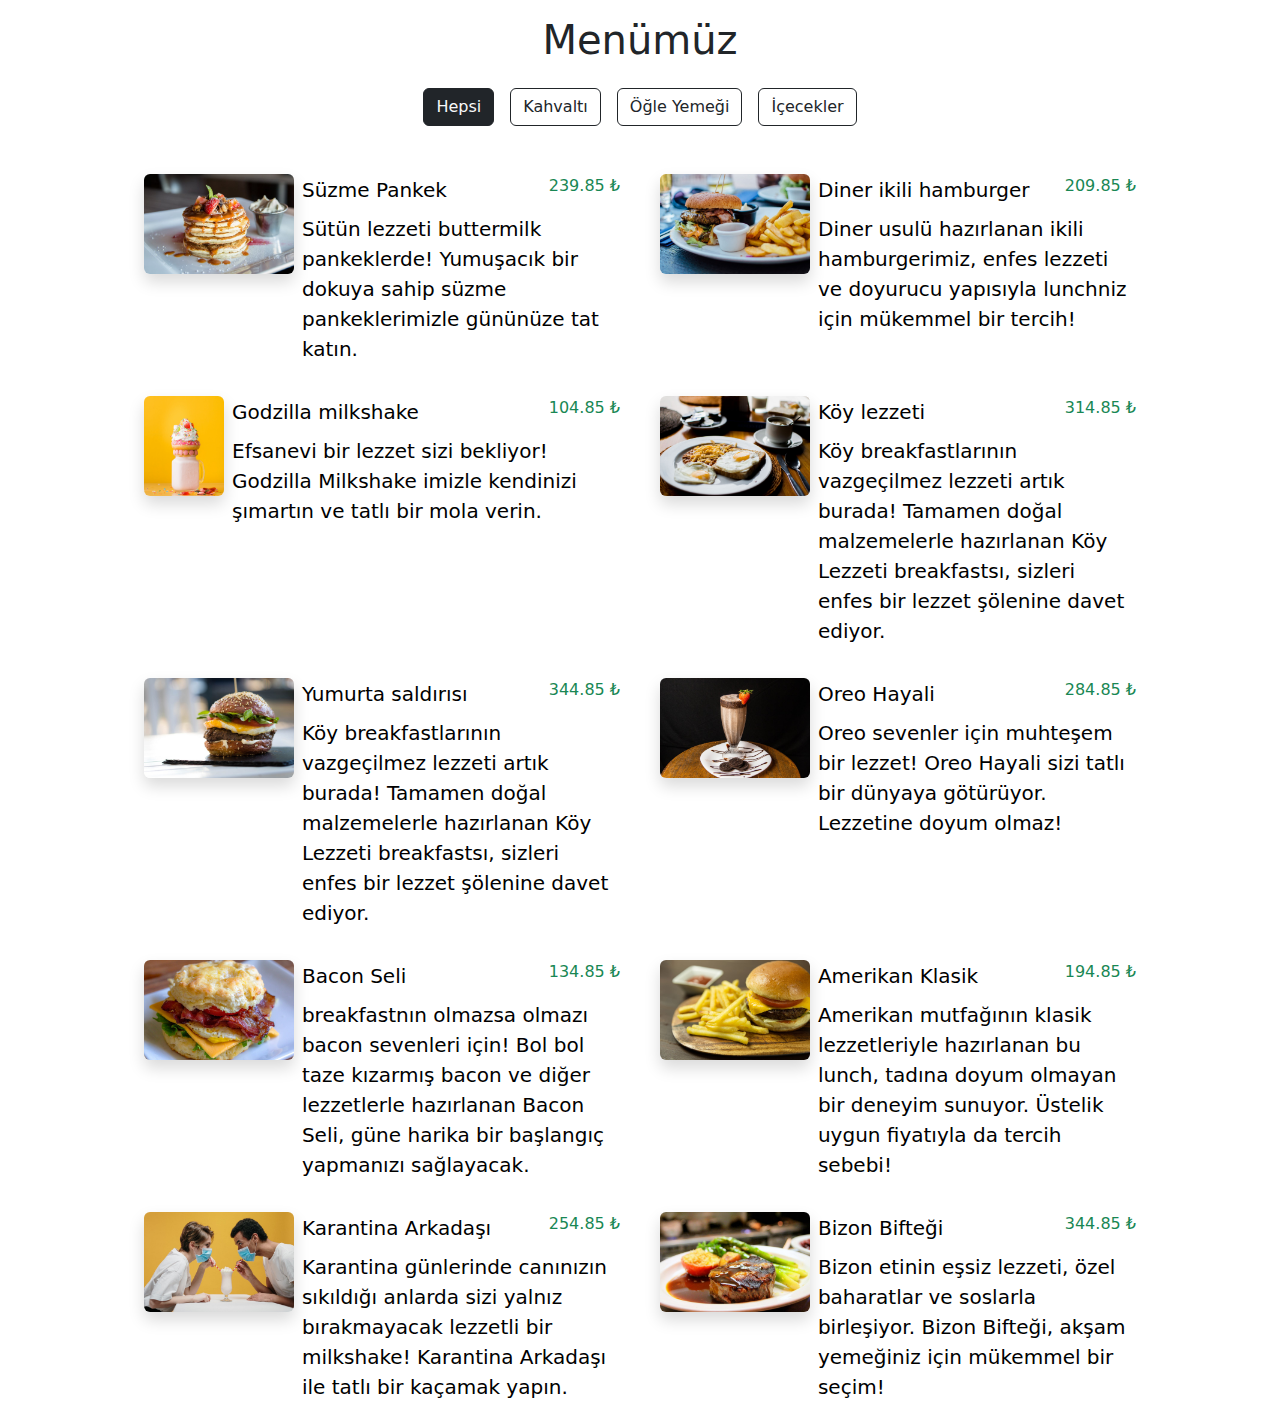
<file: index.html>
<!DOCTYPE html>
<html lang="en">
<head>
    <meta charset="UTF-8">
    <meta name="viewport" content="width=device-width, initial-scale=1.0">
    <title>Document</title>
    <!--Bootstrap cdn-->
    <link href="https://cdn.jsdelivr.net/npm/bootstrap@5.3.3/dist/css/bootstrap.min.css" rel="stylesheet" integrity="sha384-QWTKZyjpPEjISv5WaRU9OFeRpok6YctnYmDr5pNlyT2bRjXh0JMhjY6hW+ALEwIH" crossorigin="anonymous">
    <!--Bootstrap Icons-->
    <link rel="stylesheet" href="https://cdn.jsdelivr.net/npm/bootstrap-icons@1.11.3/font/bootstrap-icons.min.css">
    <!--css file-->
    <link rel="stylesheet" href="style.css">
</head>
<body>
    <!--top area-->
    <h1 class="text-center my-3">Menümüz</h1>
    <!--buttons area-->
    <div class="d-flex justify-content-center align-items-center gap-3 mt-4" id="buttons-area">
        <button class="btn btn-outline-dark" data-category="all">Hepsi</button>
        <button class="btn btn-outline-dark" data-category="breakfast">Kahvaltı</button>
        <button class="btn btn-outline-dark" data-category="lunch">Öğle Yemeği</button>
        <button class="btn btn-outline-dark" data-category="shakes">İçecekler</button>
    </div>
    <!-- menu-area -->
    <div class="row justify-content-center gap-3 mt-5" id="menu-area">
        <a
          id="card"
          href="/productDetail.html"
          class="text-decoration-none text-black d-flex flex-column flex-md-row gap-2"
        >
          <img class="rounded shadow" src="./images/item-1.jpeg" alt="" />
          <div>
            <div class="d-flex justify-content-between align-items-center">
              <h5>Süzme Pankek</h5>
              <p class="text-success">239.85 ₺</p>
            </div>
            <p class="lead">
              Sütün lezzeti buttermilk pankeklerde! Yumuşacık bir dokuya sahip
              süzme pankeklerimizle gününüze tat katın.
            </p>
          </div>
        </a>
        <a
          id="card"
          href="/productDetail.html"
          class="text-decoration-none text-black d-flex flex-column flex-md-row gap-2"
        >
          <img class="rounded shadow" src="./images/item-1.jpeg" alt="" />
          <div>
            <div class="d-flex justify-content-between align-items-center">
              <h5>Süzme Pankek</h5>
              <p class="text-success">239.85 ₺</p>
            </div>
            <p class="lead">
              Sütün lezzeti buttermilk pankeklerde! Yumuşacık bir dokuya sahip
              süzme pankeklerimizle gününüze tat katın.
            </p>
          </div>
        </a>
        <a
          id="card"
          href="/productDetail.html"
          class="text-decoration-none text-black d-flex flex-column flex-md-row gap-2"
        >
          <img class="rounded shadow" src="./images/item-1.jpeg" alt="" />
          <div>
            <div class="d-flex justify-content-between align-items-center">
              <h5>Süzme Pankek</h5>
              <p class="text-success">239.85 ₺</p>
            </div>
            <p class="lead">
              Sütün lezzeti buttermilk pankeklerde! Yumuşacık bir dokuya sahip
              süzme pankeklerimizle gününüze tat katın.
            </p>
          </div>
        </a>
        <a
          id="card"
          href="/productDetail.html"
          class="text-decoration-none text-black d-flex flex-column flex-md-row gap-2"
        >
          <img class="rounded shadow" src="./images/item-1.jpeg" alt="" />
          <div>
            <div class="d-flex justify-content-between align-items-center">
              <h5>Süzme Pankek</h5>
              <p class="text-success">239.85 ₺</p>
            </div>
            <p class="lead">
              Sütün lezzeti buttermilk pankeklerde! Yumuşacık bir dokuya sahip
              süzme pankeklerimizle gününüze tat katın.
            </p>
          </div>
        </a>
        <a
          id="card"
          href="/productDetail.html"
          class="text-decoration-none text-black d-flex flex-column flex-md-row gap-2"
        >
          <img class="rounded shadow" src="./images/item-1.jpeg" alt="" />
          <div>
            <div class="d-flex justify-content-between align-items-center">
              <h5>Süzme Pankek</h5>
              <p class="text-success">239.85 ₺</p>
            </div>
            <p class="lead">
              Sütün lezzeti buttermilk pankeklerde! Yumuşacık bir dokuya sahip
              süzme pankeklerimizle gününüze tat katın.
            </p>
          </div>
        </a>
        <a
          id="card"
          href="/productDetail.html"
          class="text-decoration-none text-black d-flex flex-column flex-md-row gap-2"
        >
          <img class="rounded shadow" src="./images/item-1.jpeg" alt="" />
          <div>
            <div class="d-flex justify-content-between align-items-center">
              <h5>Süzme Pankek</h5>
              <p class="text-success">239.85 ₺</p>
            </div>
            <p class="lead">
              Sütün lezzeti buttermilk pankeklerde! Yumuşacık bir dokuya sahip
              süzme pankeklerimizle gününüze tat katın.
            </p>
          </div>
        </a>
        <a
          id="card"
          href="/productDetail.html"
          class="text-decoration-none text-black d-flex flex-column flex-md-row gap-2"
        >
          <img class="rounded shadow" src="./images/item-1.jpeg" alt="" />
          <div>
            <div class="d-flex justify-content-between align-items-center">
              <h5>Süzme Pankek</h5>
              <p class="text-success">239.85 ₺</p>
            </div>
            <p class="lead">
              Sütün lezzeti buttermilk pankeklerde! Yumuşacık bir dokuya sahip
              süzme pankeklerimizle gününüze tat katın.
            </p>
          </div>
        </a>
      </div>

    <script src="./js/main.js" type="module"></script>
</body>
</html>
</file>
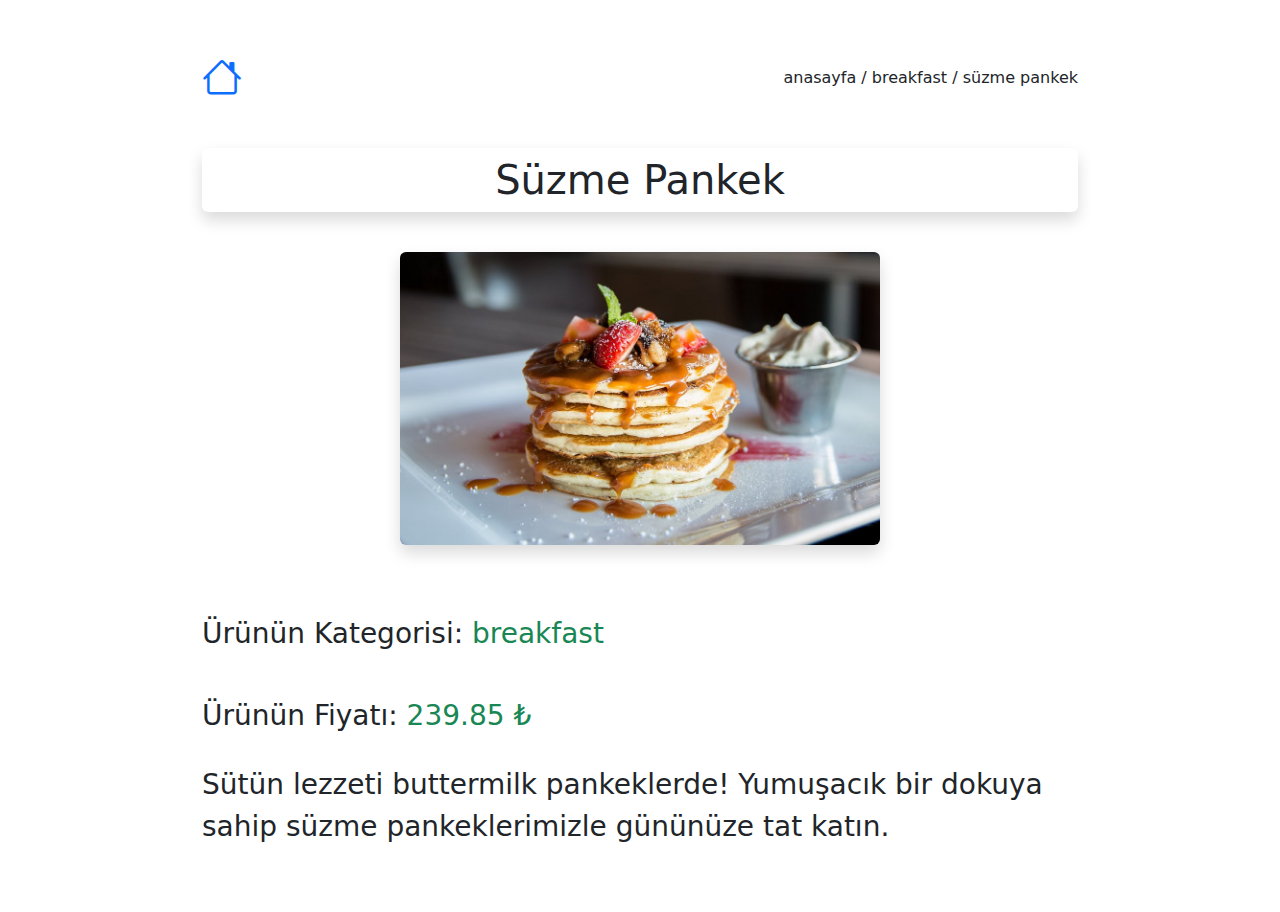
<file: productDetail.html>
<!DOCTYPE html>
<html lang="en">
  <head>
    <meta charset="UTF-8" />
    <meta name="viewport" content="width=device-width, initial-scale=1.0" />
    <title>Document</title>
    <!-- bootstrap cdn -->
    <link
      href="https://cdn.jsdelivr.net/npm/bootstrap@5.3.3/dist/css/bootstrap.min.css"
      rel="stylesheet"
      integrity="sha384-QWTKZyjpPEjISv5WaRU9OFeRpok6YctnYmDr5pNlyT2bRjXh0JMhjY6hW+ALEwIH"
      crossorigin="anonymous"
    />
    <!-- bootstrap icons -->
    <link
      rel="stylesheet"
      href="https://cdn.jsdelivr.net/npm/bootstrap-icons@1.11.3/font/bootstrap-icons.min.css"
    />
    <!-- css file -->
    <link rel="stylesheet" href="style.css" />
  </head>
  <body>
    <div
      class="container d-flex flex-column gap-4 my-5"
      id="outlet"
      style="max-width: 900px"
    >
      <div class="d-flex justify-content-between align-items-center">
        <a href="/index.html">
          <i class="bi bi-house fs-1"></i>
        </a>
        <div>anasayfa / breakfast / süzme pankek</div>
      </div>
      <h1 class="text-center my-3 shadow p-2 rounded">Süzme Pankek</h1>
      <div class="d-flex justify-content-center align-items-center">
        <img
          style="max-width: 480px"
          class="img-fluid shadow rounded"
          src="./images/item-1.jpeg"
          alt=""
        />
      </div>
      <div>
        <h3 class="my-5">
          Ürünün Kategorisi: <span class="text-success">breakfast</span>
        </h3>
        <h3>Ürünün Fiyatı: <span class="text-success">239.85 ₺</span></h3>
      </div>
      <p class="lead fs-3">
        Sütün lezzeti buttermilk pankeklerde! Yumuşacık bir dokuya sahip süzme
        pankeklerimizle gününüze tat katın.
      </p>
    </div>
  

<script src="./js/ProductDetail.js" type="module"></script>
</body>
</html>
</file>
<file: style.css>
* {
    margin: 0;
    padding: 0;
    box-sizing: border-box;
}
#card {
    max-width: 500px;
}
#card img {
    width: 150px;
    height: 100px;
}
@media (max-width:760px) {
    #card {
        max-width: 400px;
    }
    #card img {
        width: 100%;
        height: 240px;
    }
}
</file>
